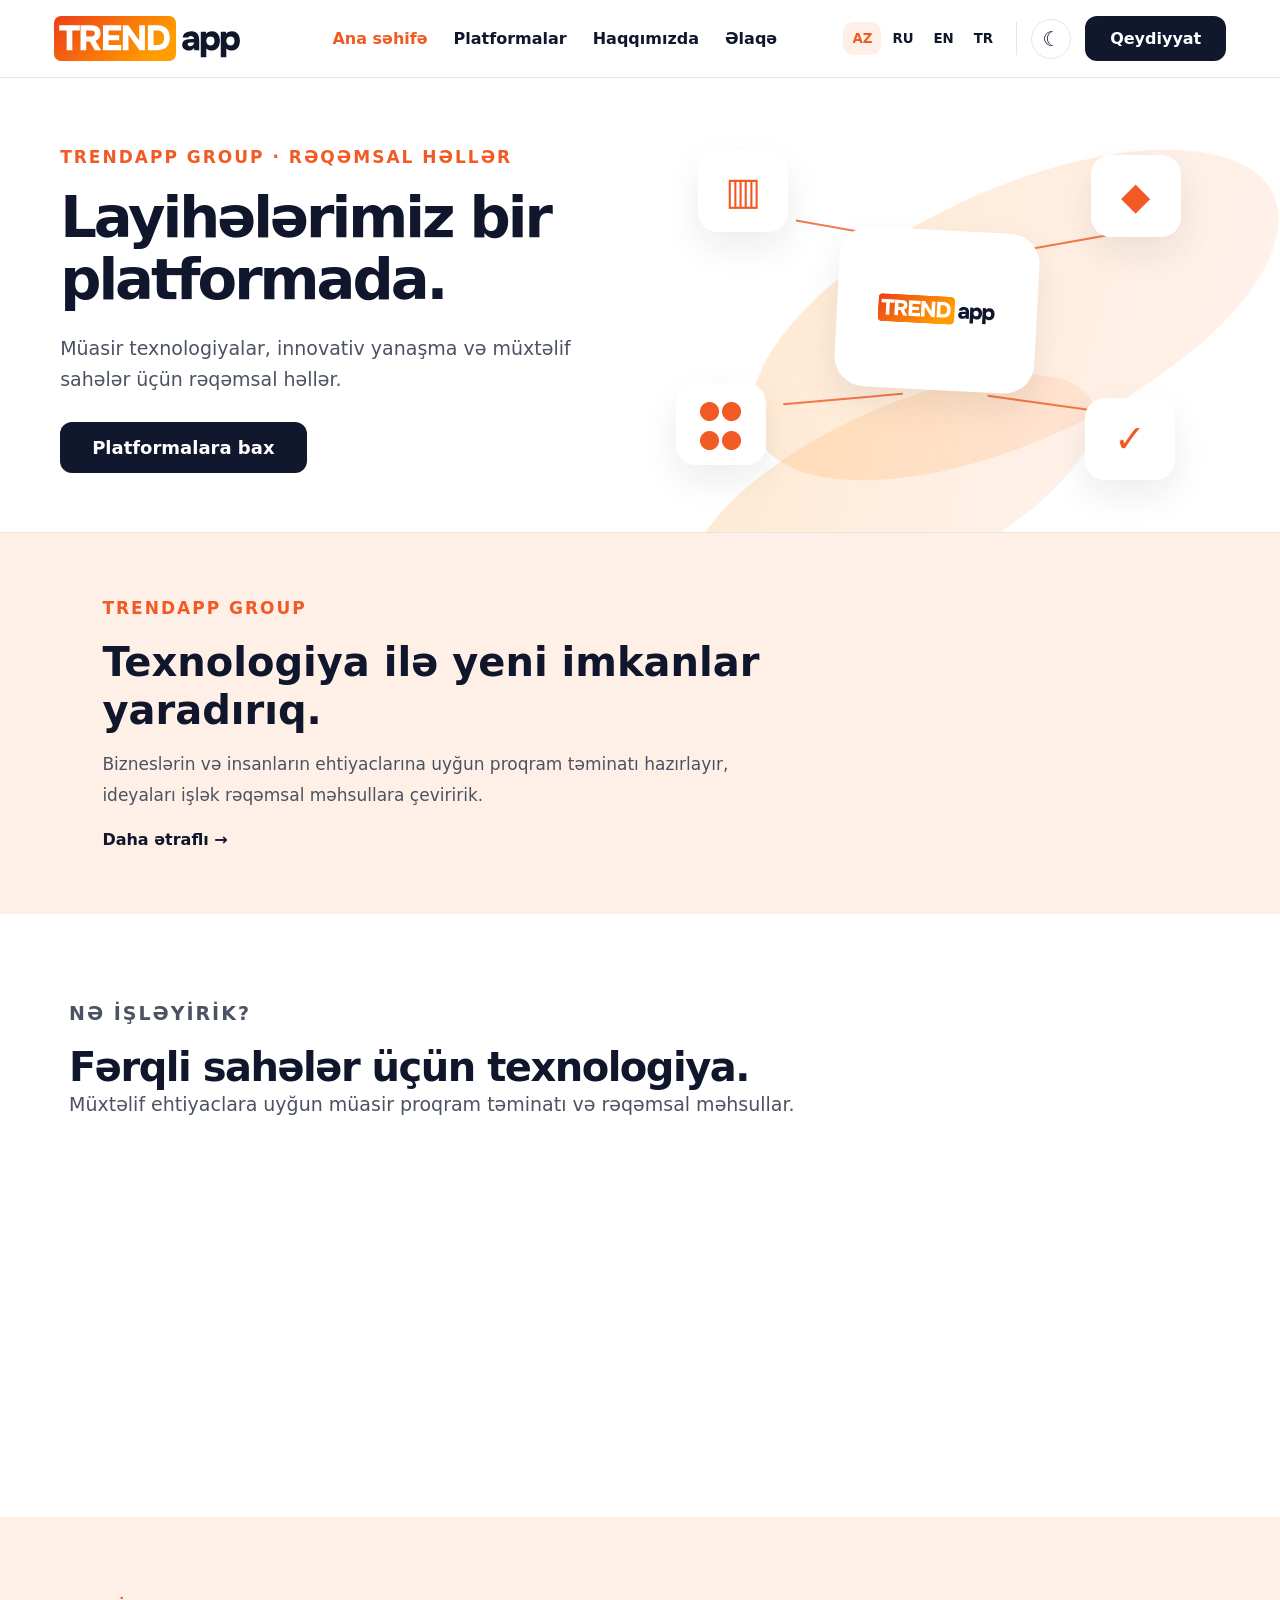
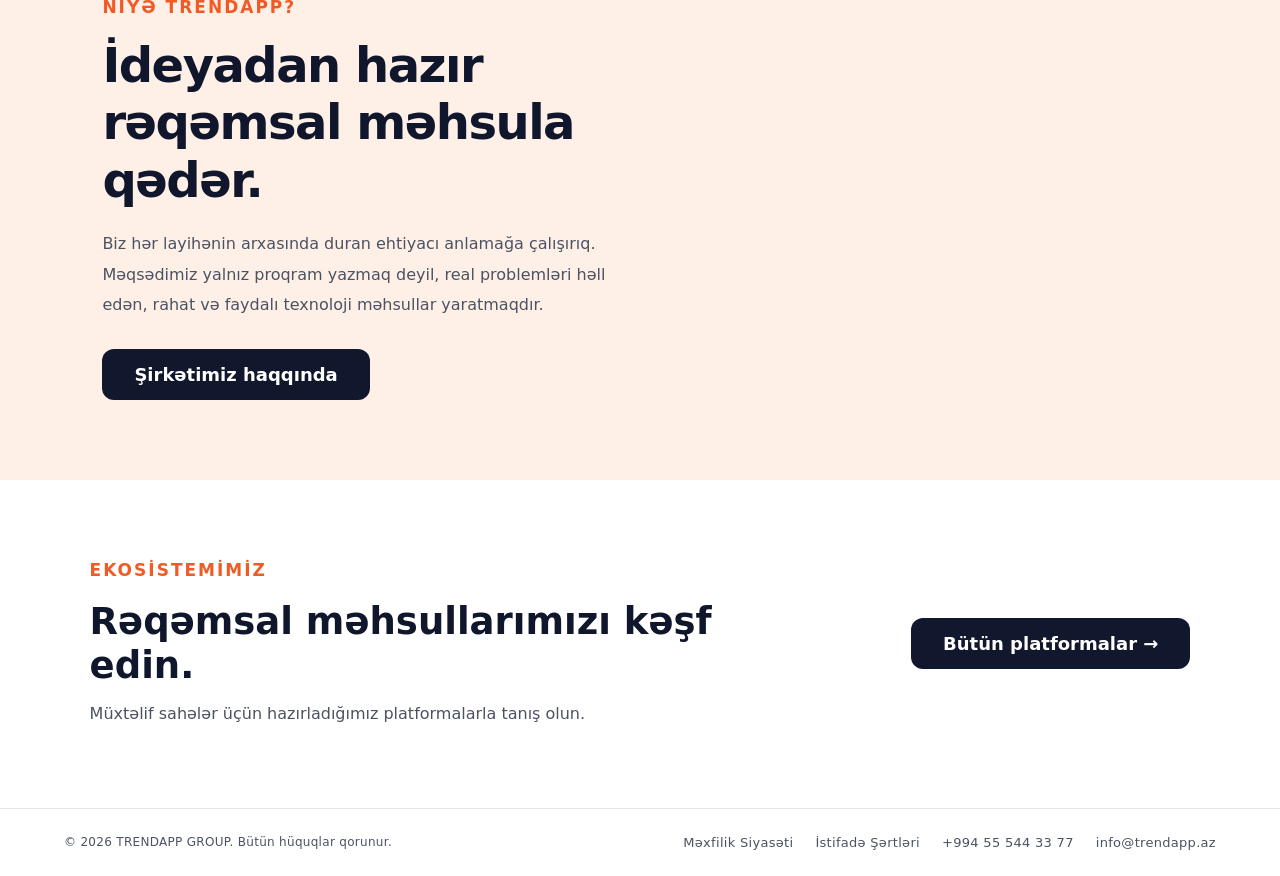
<file: index.html>
<!DOCTYPE html>
<html lang="az">
<head>
    <meta charset="UTF-8">
    <meta name="viewport" content="width=device-width, initial-scale=1.0">

    <title>TrendApp Group — Rəqəmsal həllər</title>
    <meta name="description" content="TrendApp Group — müxtəlif sahələr üçün proqram təminatı, veb platformalar və rəqəmsal məhsullar hazırlayan texnologiya şirkəti.">

    <meta property="og:type" content="website">
    <meta property="og:title" content="TrendApp Group — Rəqəmsal həllər">
    <meta property="og:description" content="Müasir texnologiyalar, innovativ yanaşma və müxtəlif sahələr üçün rəqəmsal həllər.">
    <meta property="og:image" content="https://ventodelsud1.github.io/Trendapp/assets/og-image.png">
    <meta property="og:image:width" content="1200">
    <meta property="og:image:height" content="630">
    <meta name="twitter:card" content="summary_large_image">
    <meta name="theme-color" content="#f15a24">

    <!-- Security: only load files from this site and Google Fonts -->
    <meta http-equiv="Content-Security-Policy" content="default-src 'self'; script-src 'self'; style-src 'self' https://fonts.googleapis.com; font-src https://fonts.gstatic.com; img-src 'self' data:; connect-src 'self'; object-src 'none'; base-uri 'self'; form-action 'self'; upgrade-insecure-requests">
    <meta name="referrer" content="strict-origin-when-cross-origin">

    <link rel="icon" href="assets/favicon.svg" type="image/svg+xml">
    <link rel="icon" href="assets/favicon-32.png" sizes="32x32" type="image/png">
    <link rel="apple-touch-icon" href="assets/apple-touch-icon.png">
    <link rel="manifest" href="site.webmanifest">

    <link rel="preconnect" href="https://fonts.googleapis.com">
    <link rel="preconnect" href="https://fonts.gstatic.com" crossorigin>
    <link href="https://fonts.googleapis.com/css2?family=Onest:wght@400;500;600;700;800&display=swap" rel="stylesheet">
    <link rel="stylesheet" href="style.css">
</head>

<body>
<script src="theme-init.js"></script>

<header class="header">
    <a href="#home" class="logo" aria-label="TrendApp home">
        <img class="logo-img logo-on-light" src="assets/logo.svg" alt="TrendApp" width="188" height="45">
        <img class="logo-img logo-on-dark" src="assets/logo-white.svg" alt="" aria-hidden="true" width="188" height="45">
    </a>

    <nav class="nav" id="nav">
        <a href="#home" data-i18n="navHome">Ana səhifə</a>
        <a href="#platforms" data-i18n="navPlatforms">Platformalar</a>
        <a href="#about" data-i18n="navAbout">Haqqımızda</a>
        <a href="#contact" data-i18n="navContact">Əlaqə</a>
        <a href="https://www.trendapp.az/signup" class="nav-register" data-i18n="contactButton">Qeydiyyat</a>
    </nav>

    <div class="header-right">
        <div class="languages" role="group" aria-label="Language">
            <button type="button" data-lang="az" class="active" aria-pressed="true">AZ</button>
            <button type="button" data-lang="ru" aria-pressed="false">RU</button>
            <button type="button" data-lang="en" aria-pressed="false">EN</button>
            <button type="button" data-lang="tr" aria-pressed="false">TR</button>
        </div>

        <button class="theme-toggle" id="theme-toggle" type="button" aria-label="Switch to dark theme">☾</button>

        <a href="https://www.trendapp.az/signup" class="contact-button" data-i18n="contactButton">Qeydiyyat</a>
    </div>

    <button class="menu-toggle" id="menu-toggle" type="button" aria-label="Open navigation" aria-controls="nav" aria-expanded="false">☰</button>
</header>

<main>

    <!-- HOME PAGE -->
    <section class="page active-page" id="home">

        <section class="hero">
            <div class="hero-content">
                <p class="eyebrow" data-i18n="heroLabel">TRENDAPP GROUP · RƏQƏMSAL HƏLLƏR</p>

                <h1 data-i18n="heroTitle">Layihələrimiz bir platformada.</h1>

                <p class="hero-description" data-i18n="heroText">Müasir texnologiyalar, innovativ yanaşma və müxtəlif sahələr üçün rəqəmsal həllər.</p>

                <a href="#platforms" class="primary-button" data-i18n="heroButton">Platformalara bax</a>
            </div>

            <div class="hero-visual" aria-hidden="true">
                <div class="orange-orbit orbit-one"></div>
                <div class="orange-orbit orbit-two"></div>

                <div class="connection connection-one"></div>
                <div class="connection connection-two"></div>
                <div class="connection connection-three"></div>
                <div class="connection connection-four"></div>

                <div class="floating-icon icon-chart" aria-hidden="true">▥</div>
                <div class="floating-icon icon-cap" aria-hidden="true">◆</div>
                <div class="floating-icon icon-users" aria-hidden="true">●●<br>●●</div>
                <div class="floating-icon icon-check" aria-hidden="true">✓</div>

                <div class="main-logo-card">
                    <img class="logo-img logo-on-light" src="assets/logo.svg" alt="" width="188" height="45">
                    <img class="logo-img logo-on-dark" src="assets/logo-white.svg" alt="" width="188" height="45">
                </div>
            </div>
        </section>

        <section class="home-intro">
            <p class="eyebrow" data-i18n="introLabel">TRENDAPP GROUP</p>

            <h2 data-i18n="introTitle">Texnologiya ilə yeni imkanlar yaradırıq.</h2>

            <p data-i18n="introText">Bizneslərin və insanların ehtiyaclarına uyğun proqram təminatı hazırlayır, ideyaları işlək rəqəmsal məhsullara çeviririk.</p>

            <a href="#about" class="card-link" data-i18n="learnMore">Daha ətraflı →</a>
        </section>

        <!-- COMPANY DIRECTIONS -->
        <section class="directions">
            <div class="section-heading">
                <p class="eyebrow" data-i18n="directionsLabel">NƏ İŞLƏYİRİK?</p>

                <h2 data-i18n="directionsTitle">Fərqli sahələr üçün texnologiya.</h2>

                <p data-i18n="directionsText">Müxtəlif ehtiyaclara uyğun müasir proqram təminatı və rəqəmsal məhsullar.</p>
            </div>

            <div class="directions-grid">
                <article class="direction-card">
                    <span>01</span>
                    <div class="direction-icon" aria-hidden="true">⌘</div>

                    <h3 data-i18n="direction1Title">Proqram təminatı</h3>

                    <p data-i18n="direction1Text">Biznes və təşkilatlar üçün xüsusi proqram təminatının hazırlanması.</p>
                </article>

                <article class="direction-card">
                    <span>02</span>
                    <div class="direction-icon" aria-hidden="true">▦</div>

                    <h3 data-i18n="direction2Title">Veb platformalar</h3>

                    <p data-i18n="direction2Text">Müasir, funksional və istifadəçi dostu veb platformaların yaradılması.</p>
                </article>

                <article class="direction-card">
                    <span>03</span>
                    <div class="direction-icon" aria-hidden="true">✧</div>

                    <h3 data-i18n="direction3Title">Süni intellekt</h3>

                    <p data-i18n="direction3Text">Süni intellekt texnologiyalarının rəqəmsal məhsullara inteqrasiyası.</p>
                </article>

                <article class="direction-card">
                    <span>04</span>
                    <div class="direction-icon" aria-hidden="true">◎</div>

                    <h3 data-i18n="direction4Title">Rəqəmsal sistemlər</h3>

                    <p data-i18n="direction4Text">İş proseslərini asanlaşdıran və optimallaşdıran sistemlər.</p>
                </article>
            </div>
        </section>

        <!-- WHY TRENDAPP -->
        <section class="why-section">
            <div class="why-content">
                <p class="eyebrow" data-i18n="whyLabel">NİYƏ TRENDAPP?</p>

                <h2 data-i18n="whyTitle">İdeyadan hazır rəqəmsal məhsula qədər.</h2>

                <p data-i18n="whyText">Biz hər layihənin arxasında duran ehtiyacı anlamağa çalışırıq. Məqsədimiz yalnız proqram yazmaq deyil, real problemləri həll edən, rahat və faydalı texnoloji məhsullar yaratmaqdır.</p>

                <a href="#about" class="primary-button" data-i18n="whyButton">Şirkətimiz haqqında</a>
            </div>

            <div class="why-points">
                <div><span aria-hidden="true">✓</span><p data-i18n="why1">Müasir texnologiyalardan istifadə</p></div>
                <div><span aria-hidden="true">✓</span><p data-i18n="why2">Layihəyə uyğun fərdi yanaşma</p></div>
                <div><span aria-hidden="true">✓</span><p data-i18n="why3">İstifadəçi təcrübəsinə diqqət</p></div>
                <div><span aria-hidden="true">✓</span><p data-i18n="why4">Davamlı inkişaf və yenilənmə</p></div>
            </div>
        </section>

        <!-- HOME PLATFORM PREVIEW -->
        <section class="home-platforms">
            <div>
                <p class="eyebrow" data-i18n="previewLabel">EKOSİSTEMİMİZ</p>

                <h2 data-i18n="previewTitle">Rəqəmsal məhsullarımızı kəşf edin.</h2>

                <p data-i18n="previewText">Müxtəlif sahələr üçün hazırladığımız platformalarla tanış olun.</p>
            </div>

            <a href="#platforms" class="primary-button" data-i18n="previewButton">Bütün platformalar →</a>
        </section>

    </section>

    <!-- PLATFORMS PAGE -->
    <section class="page" id="platforms">

        <div class="page-heading">
            <p class="eyebrow" data-i18n="platformLabel">MƏHSULLARIMIZ</p>

            <h1 data-i18n="platformTitle">Rəqəmsal platformalarımız</h1>

            <p data-i18n="platformSubtitle">Fərqli ehtiyaclar və sahələr üçün hazırlanmış texnoloji həllər.</p>
        </div>

        <div class="platform-grid">

            <!-- ACTIVE PLATFORM -->
            <article class="platform-card active-card">
                <span class="status" data-i18n="activePlatform">AKTİV PLATFORMA</span>

                <div class="platform-info">
                    <div class="platform-icon chart-icon" aria-hidden="true">▥</div>

                    <div>
                        <h3>TrendApp</h3>

                        <p data-i18n="trendShort">Kompetensiya, koqnitiv qabiliyyət və dil qiymətləndirmə platforması.</p>
                    </div>
                </div>

                <div class="dashboard" aria-hidden="true">
                    <div class="dashboard-sidebar">
                        <i></i><i></i><i></i><i></i>
                    </div>

                    <div class="bars">
                        <span></span><span></span><span></span>
                        <span></span><span></span><span></span>
                    </div>

                    <div class="score">85</div>
                    <div class="score">92</div>
                </div>

                <a href="https://www.trendapp.az/" target="_blank" rel="noopener" class="card-link">
                    <span data-i18n="openPlatform">Platformaya keç</span> →
                </a>
            </article>

            <!-- UPCOMING PLATFORM -->
            <article class="platform-card coming-card">
                <div class="platform-info">
                    <div class="platform-icon layers-icon" aria-hidden="true">◇</div>

                    <div>
                        <h3 data-i18n="newPlatform">Yeni platforma</h3>

                        <p data-i18n="newPlatformText">Yeni rəqəmsal layihəmiz üzərində işləyirik.</p>
                    </div>
                </div>

                <div class="layers-art" aria-hidden="true">
                    <div></div><div></div><div></div>
                </div>

                <span class="coming-soon" data-i18n="comingSoon">Tezliklə</span>
            </article>

        </div>

        <div class="platform-description">
            <p class="eyebrow">TRENDAPP</p>

            <h2 data-i18n="trendTitle">İnsan potensialını ölçmək üçün texnologiya.</h2>

            <p data-i18n="trendDescription">TrendApp namizədlərin və əməkdaşların peşəkar uyğunluğunu daha obyektiv qiymətləndirmək üçün hazırlanmış rəqəmsal platformadır. Sistem kompetensiya qiymətləndirməsi, koqnitiv qabiliyyət testləri və dil bacarıqlarının yoxlanılmasını bir məkanda birləşdirir. Kamera nəzarətli testlər və süni intellekt dəstəyi ilə hazırlanmış hesabatlar istifadəçilərə və şirkətlərə daha əsaslandırılmış qərarlar verməyə kömək edir.</p>

            <a href="https://www.trendapp.az/" target="_blank" rel="noopener" class="primary-button" data-i18n="visitTrend">TrendApp platformasına daxil ol</a>
        </div>

    </section>

    <!-- ABOUT PAGE -->
    <section class="page" id="about">

        <div class="page-heading">
            <p class="eyebrow" data-i18n="aboutLabel">HAQQIMIZDA</p>

            <h1 data-i18n="aboutTitle">Biz kimik?</h1>

            <p data-i18n="aboutSubtitle">İdeyaları rəqəmsal məhsullara çevirən gənc texnologiya şirkəti.</p>
        </div>

        <div class="about-content">
            <div class="about-main">
                <h2 data-i18n="aboutHeading">Gələcəyin rəqəmsal həllərini bu gündən yaradırıq.</h2>

                <p data-i18n="aboutText1">TrendApp müxtəlif sahələr üçün proqram təminatı və rəqəmsal məhsullar hazırlayan gənc texnologiya şirkətidir. Məqsədimiz real ehtiyacları anlamaq, innovativ ideyaları işlək texnoloji həllərə çevirmək və istifadəçilərin gündəlik işini asanlaşdırmaqdır.</p>

                <p data-i18n="aboutText2">Biz hər layihəyə fərdi yanaşırıq. Biznes, təhsil, insan resursları və digər sahələr üçün müasir veb platformalar, idarəetmə sistemləri və xüsusi proqram təminatı üzərində işləyirik.</p>

                <p data-i18n="aboutText3">Bizim üçün texnologiya sadəcə kod deyil. O, problemləri həll etmək, prosesləri optimallaşdırmaq və yeni imkanlar yaratmaq vasitəsidir. Buna görə də dizayn, funksionallıq, təhlükəsizlik və istifadə rahatlığını hər layihənin əsas hissəsi hesab edirik.</p>
            </div>

            <div class="about-values">
                <article>
                    <span>01</span>
                    <h3 data-i18n="value1Title">İnnovasiya</h3>
                    <p data-i18n="value1Text">Yeni ideyalar və müasir texnologiyalarla inkişaf.</p>
                </article>

                <article>
                    <span>02</span>
                    <h3 data-i18n="value2Title">Fərdi yanaşma</h3>
                    <p data-i18n="value2Text">Hər layihənin ehtiyaclarına uyğun həllər.</p>
                </article>

                <article>
                    <span>03</span>
                    <h3 data-i18n="value3Title">Keyfiyyət</h3>
                    <p data-i18n="value3Text">Etibarlı, rahat və funksional məhsullar.</p>
                </article>
            </div>
        </div>

    </section>

    <!-- CONTACT PAGE -->
    <section class="page" id="contact">

        <div class="page-heading">
            <p class="eyebrow" data-i18n="contactLabel">ƏLAQƏ</p>

            <h1 data-i18n="contactTitle">Gəlin birlikdə işləyək.</h1>

            <p data-i18n="contactSubtitle">Sualınız, layihə ideyanız və ya əməkdaşlıq təklifiniz var? Bizimlə əlaqə saxlayın.</p>
        </div>

        <div class="contact-grid">
            <a href="tel:+994555443377" class="contact-card contact-card--accent">
                <span class="contact-icon" aria-hidden="true">☎</span>
                <h3 data-i18n="phoneLabel">Telefon</h3>
                <p class="contact-hint" data-i18n="phoneHint">Sualınız var? Birbaşa zəng edin.</p>
                <span class="contact-value">+994 55 544 33 77</span>
            </a>

            <a href="mailto:info@trendapp.az" class="contact-card">
                <span class="contact-icon" aria-hidden="true">✉</span>
                <h3 data-i18n="supportEmail">Dəstək</h3>
                <p class="contact-hint" data-i18n="supportHint">Platforma ilə bağlı suallar və texniki problemlər.</p>
                <span class="contact-value">info@trendapp.az</span>
            </a>

            <a href="mailto:trendapp2026@gmail.com" class="contact-card">
                <span class="contact-icon" aria-hidden="true">✦</span>
                <h3 data-i18n="offersEmail">Təkliflər və əməkdaşlıq</h3>
                <p class="contact-hint" data-i18n="offersHint">Layihə ideyaları, tərəfdaşlıq və biznes təklifləri.</p>
                <span class="contact-value">trendapp2026@gmail.com</span>
            </a>
        </div>

        <div class="contact-note">
            <div>
                <h2 data-i18n="contactNoteTitle">Yeni ideyanız var?</h2>

                <p data-i18n="contactNoteText">Layihəniz haqqında bizə yazın. İdeyanızı müzakirə etmək və uyğun texnoloji həll tapmaqdan məmnun olarıq.</p>
            </div>

            <div class="contact-note-actions">
                <a href="mailto:trendapp2026@gmail.com" class="primary-button" data-i18n="noteButton">Təklif göndər</a>
                <a href="tel:+994555443377" class="secondary-button" data-i18n="callButton">Zəng et</a>
            </div>
        </div>

    </section>

</main>


<footer class="footer">
    <div class="footer-bottom">
        <span>© <span id="year"></span> TRENDAPP GROUP. <span data-i18n="copyright">Bütün hüquqlar qorunur.</span></span>

        <div class="footer-legal">
            <a href="privacy.html" data-i18n="privacyLink">Məxfilik Siyasəti</a>
            <a href="terms.html" data-i18n="termsLink">İstifadə Şərtləri</a>
            <a href="tel:+994555443377">+994 55 544 33 77</a>
            <a href="mailto:info@trendapp.az">info@trendapp.az</a>
        </div>
    </div>
</footer>


<script src="script.js"></script>
</body>
</html>
</file>
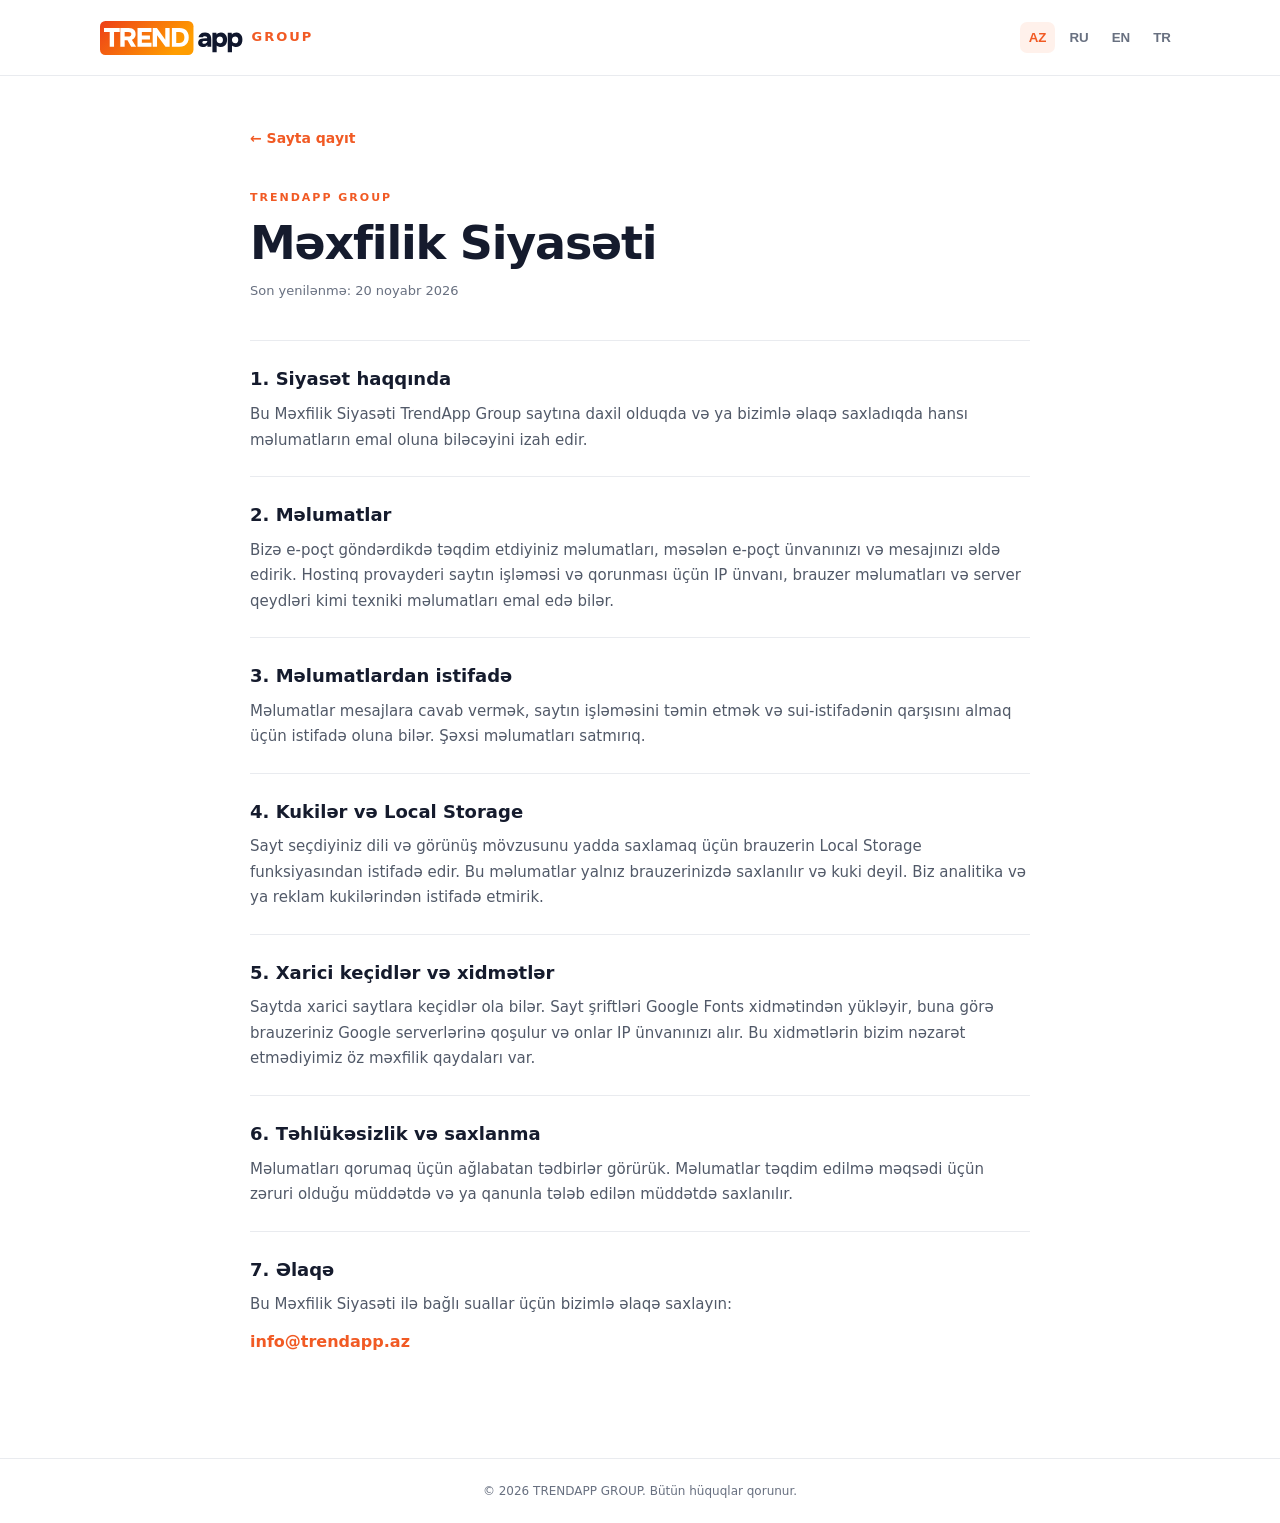
<file: privacy.html>
<!DOCTYPE html>
<html lang="en">
<head>
  <meta charset="UTF-8">
  <meta name="viewport" content="width=device-width, initial-scale=1">
  <meta name="description" content="Privacy Policy of TrendApp Group.">
  <title>Privacy Policy | TrendApp Group</title>
  <link rel="icon" href="assets/favicon.svg" type="image/svg+xml">
  <link rel="icon" href="assets/favicon-32.png" sizes="32x32" type="image/png">
  <link rel="apple-touch-icon" href="assets/apple-touch-icon.png">
  <meta http-equiv="Content-Security-Policy" content="default-src 'self'; script-src 'self'; style-src 'self' https://fonts.googleapis.com; font-src https://fonts.gstatic.com; img-src 'self' data:; connect-src 'self'; object-src 'none'; base-uri 'self'; form-action 'self'; upgrade-insecure-requests">
  <meta name="referrer" content="strict-origin-when-cross-origin">
  <link rel="preconnect" href="https://fonts.googleapis.com">
  <link rel="preconnect" href="https://fonts.gstatic.com" crossorigin>
  <link href="https://fonts.googleapis.com/css2?family=Onest:wght@400;500;600;700;800&display=swap" rel="stylesheet">
  <link rel="stylesheet" href="legal.css">
  <script src="legal.js" defer></script>
</head>
<body>
  <script src="theme-init.js"></script>
  <header class="topbar">
    <a class="logo" href="index.html" aria-label="TrendApp Group">
      <img class="logo-img logo-on-light" src="assets/logo.svg" alt="TrendApp" width="188" height="45">
      <img class="logo-img logo-on-dark" src="assets/logo-white.svg" alt="" aria-hidden="true" width="188" height="45">
      <span>GROUP</span>
    </a>
    <div class="languages" role="group" aria-label="Select language">
      <button type="button" data-lang="az">AZ</button>
      <button type="button" data-lang="ru">RU</button>
      <button type="button" data-lang="en">EN</button>
      <button type="button" data-lang="tr">TR</button>
    </div>
  </header>

  <main class="container">
    <a class="back" href="index.html" data-i18n="back">← Back to website</a>
    <div class="eyebrow">TRENDAPP GROUP</div>
    <h1 data-i18n="privacyTitle">Privacy Policy</h1>
    <p class="updated" data-i18n="updated">Last updated: November 20, 2026</p>

    <section>
      <h2 data-i18n="p1Title">1. About this policy</h2>
      <p data-i18n="p1">This Privacy Policy explains what information may be handled when you visit the TrendApp Group website or contact us.</p>
    </section>
    <section>
      <h2 data-i18n="p2Title">2. Information</h2>
      <p data-i18n="p2">If you contact us by email, we receive the information you choose to provide, such as your email address and message. Our hosting provider may process technical information, such as IP address, browser details and server logs, to operate and protect the website.</p>
    </section>
    <section>
      <h2 data-i18n="p3Title">3. How information is used</h2>
      <p data-i18n="p3">Information may be used to reply to messages, maintain the website and help protect it from misuse. We do not sell personal information.</p>
    </section>
    <section>
      <h2 data-i18n="p4Title">4. Cookies and local storage</h2>
      <p data-i18n="p4">The website uses browser local storage to remember settings such as language and display theme. Local storage is saved in your browser and is different from cookies. The code provided for this website does not show an analytics or advertising cookie tool. Hosting services and external resources may still process technical connection data.</p>
    </section>
    <section>
      <h2 data-i18n="p5Title">5. External links and services</h2>
      <p data-i18n="p5">The website may link to external websites or use external resources. Those services have their own privacy practices, which we do not control. Please check their policies when using them.</p>
    </section>
    <section>
      <h2 data-i18n="p6Title">6. Security and retention</h2>
      <p data-i18n="p6">We take reasonable steps to protect information. Information is kept only for as long as reasonably needed for the purpose for which it was provided or as required by applicable law.</p>
    </section>
    <section>
      <h2 data-i18n="p7Title">7. Contact</h2>
      <p data-i18n="p7">For questions about this Privacy Policy, contact:</p>
      <a class="email" href="mailto:info@trendapp.az">info@trendapp.az</a>
    </section>
  </main>

  <footer class="footer">© <span id="year"></span> TRENDAPP GROUP. <span data-i18n="rights">All rights reserved.</span></footer>
</body>
</html>
</file>
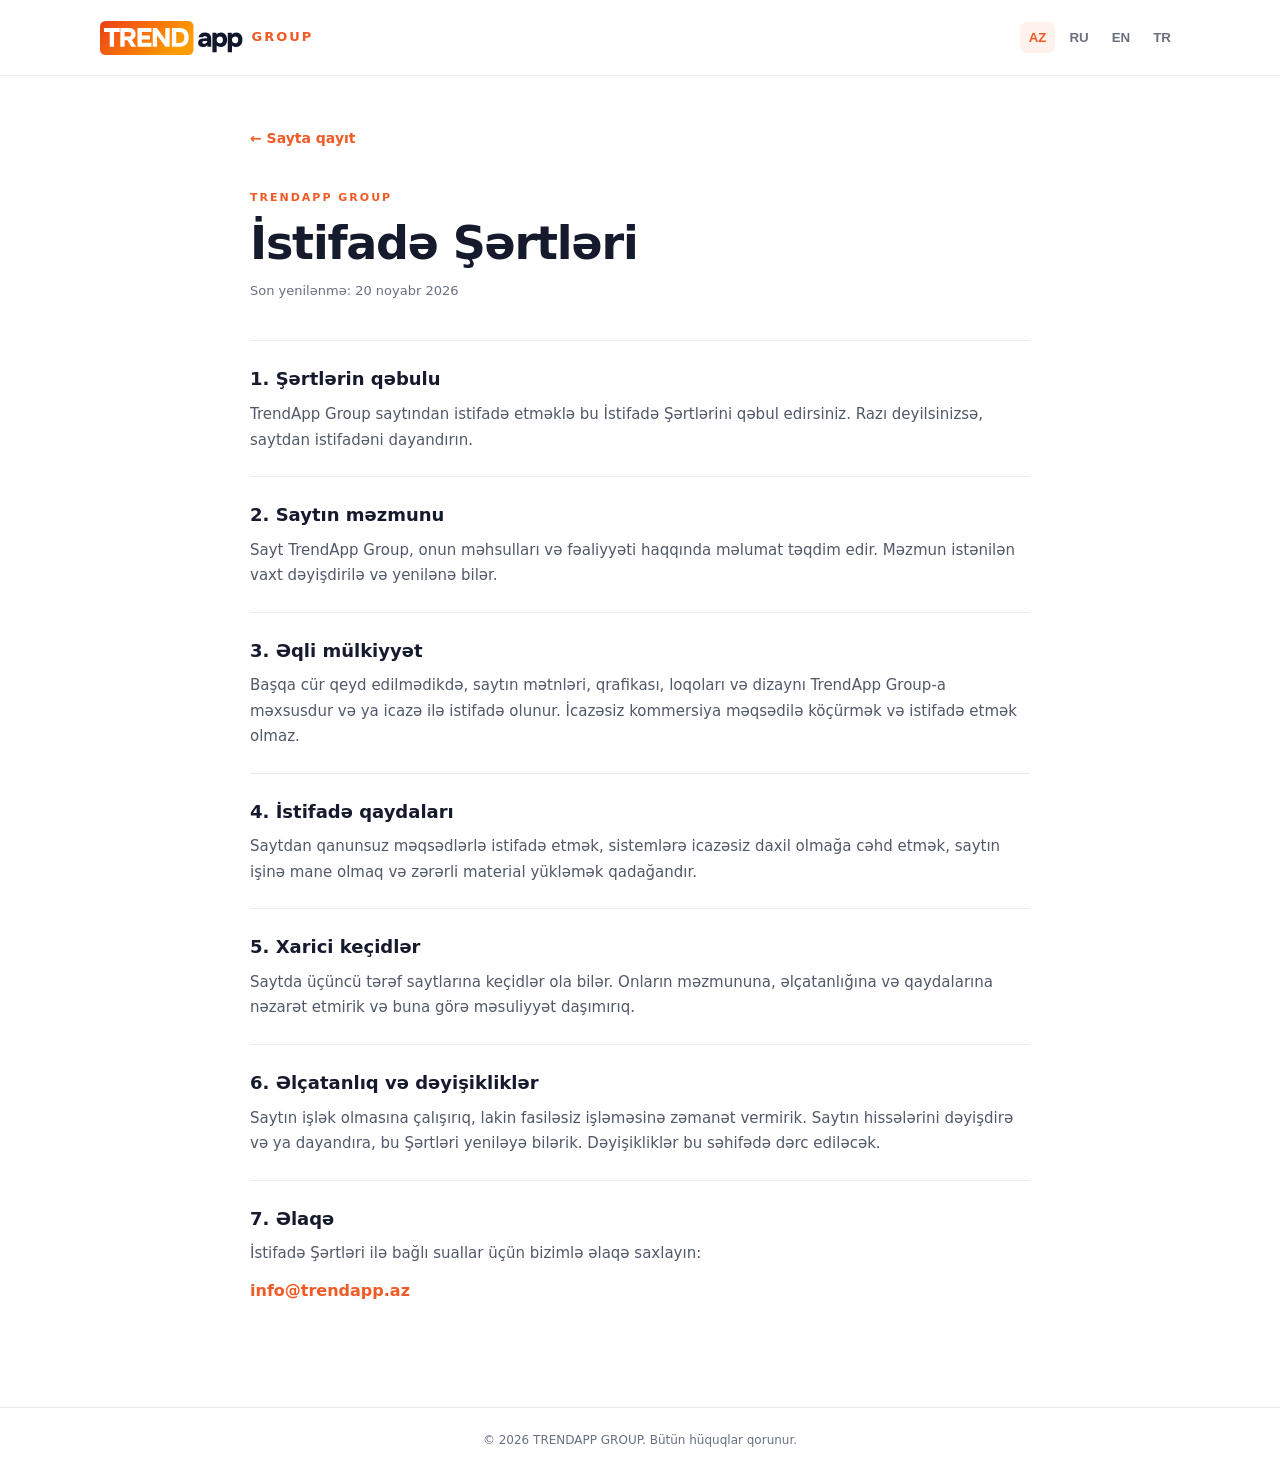
<file: terms.html>
<!DOCTYPE html>
<html lang="en">
<head>
  <meta charset="UTF-8">
  <meta name="viewport" content="width=device-width, initial-scale=1">
  <meta name="description" content="Terms of Use of TrendApp Group.">
  <title>Terms of Use | TrendApp Group</title>
  <link rel="icon" href="assets/favicon.svg" type="image/svg+xml">
  <link rel="icon" href="assets/favicon-32.png" sizes="32x32" type="image/png">
  <link rel="apple-touch-icon" href="assets/apple-touch-icon.png">
  <meta http-equiv="Content-Security-Policy" content="default-src 'self'; script-src 'self'; style-src 'self' https://fonts.googleapis.com; font-src https://fonts.gstatic.com; img-src 'self' data:; connect-src 'self'; object-src 'none'; base-uri 'self'; form-action 'self'; upgrade-insecure-requests">
  <meta name="referrer" content="strict-origin-when-cross-origin">
  <link rel="preconnect" href="https://fonts.googleapis.com">
  <link rel="preconnect" href="https://fonts.gstatic.com" crossorigin>
  <link href="https://fonts.googleapis.com/css2?family=Onest:wght@400;500;600;700;800&display=swap" rel="stylesheet">
  <link rel="stylesheet" href="legal.css">
  <script src="legal.js" defer></script>
</head>
<body>
  <script src="theme-init.js"></script>
  <header class="topbar">
    <a class="logo" href="index.html" aria-label="TrendApp Group">
      <img class="logo-img logo-on-light" src="assets/logo.svg" alt="TrendApp" width="188" height="45">
      <img class="logo-img logo-on-dark" src="assets/logo-white.svg" alt="" aria-hidden="true" width="188" height="45">
      <span>GROUP</span>
    </a>
    <div class="languages" role="group" aria-label="Select language">
      <button type="button" data-lang="az">AZ</button>
      <button type="button" data-lang="ru">RU</button>
      <button type="button" data-lang="en">EN</button>
      <button type="button" data-lang="tr">TR</button>
    </div>
  </header>

  <main class="container">
    <a class="back" href="index.html" data-i18n="back">← Back to website</a>
    <div class="eyebrow">TRENDAPP GROUP</div>
    <h1 data-i18n="termsTitle">Terms of Use</h1>
    <p class="updated" data-i18n="updated">Last updated: November 20, 2026</p>

    <section>
      <h2 data-i18n="t1Title">1. Acceptance</h2>
      <p data-i18n="t1">By using the TrendApp Group website, you agree to these Terms of Use. If you do not agree, please stop using the website.</p>
    </section>
    <section>
      <h2 data-i18n="t2Title">2. Website content</h2>
      <p data-i18n="t2">The website provides information about TrendApp Group, its products and activities. Content may be changed or updated at any time.</p>
    </section>
    <section>
      <h2 data-i18n="t3Title">3. Intellectual property</h2>
      <p data-i18n="t3">Unless stated otherwise, website text, graphics, logos and design belong to TrendApp Group or are used with permission. Do not copy or use them commercially without permission.</p>
    </section>
    <section>
      <h2 data-i18n="t4Title">4. Acceptable use</h2>
      <p data-i18n="t4">You must not use the website for unlawful purposes, try to access systems without permission, disrupt the website or upload harmful content.</p>
    </section>
    <section>
      <h2 data-i18n="t5Title">5. External links</h2>
      <p data-i18n="t5">The website may link to third-party websites. We do not control and are not responsible for their content, availability or policies.</p>
    </section>
    <section>
      <h2 data-i18n="t6Title">6. Availability and changes</h2>
      <p data-i18n="t6">We try to keep the website available, but uninterrupted access is not guaranteed. We may change or suspend parts of the website and update these Terms. Changes will be posted on this page.</p>
    </section>
    <section>
      <h2 data-i18n="t7Title">7. Contact</h2>
      <p data-i18n="t7">If you have questions about these Terms of Use, contact:</p>
      <a class="email" href="mailto:info@trendapp.az">info@trendapp.az</a>
    </section>
  </main>

  <footer class="footer">© <span id="year"></span> TRENDAPP GROUP. <span data-i18n="rights">All rights reserved.</span></footer>
</body>
</html>
</file>
<file: style.css>
:root {
    --bg: #ffffff;
    --surface: #ffffff;
    --text: #10172d;
    --muted: #4b5262;
    --border: #e5e5e5;
    --orange: #f15a24;
    --orange-light: #fff0e7;
    --header: rgba(255,255,255,0.94);
    --shadow: 0 15px 35px rgba(30, 30, 30, 0.08);
}
body.dark-theme {
    --bg: #11151f;
    --surface: #1b2230;
    --text: #f4f5f8;
    --muted: #b6bdca;
    --border: #303949;
    --orange: #ff7946;
    --orange-light: #38271f;
    --header: rgba(17,21,31,0.95);
    --shadow: 0 15px 35px rgba(0,0,0,0.22);
}
* {
    margin: 0;
    padding: 0;
    box-sizing: border-box;
}
html {
    scroll-behavior: smooth;
}
body {
    font-family: 'Onest', system-ui, -apple-system, 'Segoe UI', Arial, sans-serif;
    background: var(--bg);
    color: var(--text);
    transition: background .3s, color .3s;
}
a {
    color: inherit;
    text-decoration: none;
}
button {
    font-family: inherit;
}
/* HEADER */
.header {
    height: 78px;
    padding: 0 4.2%;
    display: flex;
    align-items: center;
    justify-content: space-between;
    background: var(--header);
    border-bottom: 1px solid var(--border);
    position: sticky;
    top: 0;
    z-index: 100;
    backdrop-filter: blur(15px);
}
.logo {
    display: inline-flex;
    align-items: center;
    font-size: 35px;
    font-weight: 800;
    letter-spacing: -2px;
}
.logo-img {
    display: block;
    height: 1.275em;
    width: auto;
}
.logo-on-dark,
body.dark-theme .logo-on-light {
    display: none;
}
body.dark-theme .logo-on-dark {
    display: block;
}
.nav {
    display: flex;
    gap: 45px;
    margin-left: 35px;
}
.nav a {
    font-weight: 700;
    font-size: 16px;
    white-space: nowrap;
}
.nav a:hover {
    color: var(--orange);
}
.nav a.active-link {
    color: var(--orange);
}
.nav-register {
    display: none;
}
.header-right {
    display: flex;
    align-items: center;
    gap: 20px;
}
.languages {
    display: flex;
    gap: 8px;
    border-right: 1px solid var(--border);
    padding-right: 20px;
}
.languages button {
    border: 0;
    background: transparent;
    color: var(--text);
    padding: 9px 12px;
    border-radius: 10px;
    font-weight: 800;
    cursor: pointer;
}
.languages button.active {
    color: var(--orange);
    background: var(--orange-light);
}
.theme-toggle {
    width: 40px;
    height: 40px;
    border-radius: 50%;
    border: 1px solid var(--border);
    color: var(--text);
    background: var(--surface);
    font-size: 20px;
    cursor: pointer;
}
.contact-button,
.primary-button {
    background: #11182d;
    color: white;
    padding: 13px 25px;
    border-radius: 12px;
    font-weight: 800;
    display: inline-block;
    transition: .25s;
}
.contact-button:hover,
.primary-button:hover {
    background: var(--orange);
    transform: translateY(-2px);
}
.menu-toggle {
    display: none;
    border: 0;
    background: transparent;
    color: var(--text);
    font-size: 25px;
}
/* HERO */
.hero {
    min-height: 455px;
    padding: 55px 4.7% 45px;
    display: grid;
    grid-template-columns: 1fr 1fr;
    align-items: center;
    gap: 25px;
    border-bottom: 1px solid var(--border);
    overflow: hidden;
}
.eyebrow {
    color: var(--orange);
    font-size: 17px;
    font-weight: 800;
    letter-spacing: 2px;
    margin-bottom: 20px;
}
.hero h1 {
    font-size: clamp(42px, 4.5vw, 67px);
    line-height: 1.08;
    letter-spacing: -3px;
    font-weight: 800;
}
.hero-description {
    color: var(--muted);
    font-size: 19px;
    line-height: 1.6;
    max-width: 570px;
    margin: 22px 0 28px;
}
.primary-button {
    font-size: 18px;
    padding: 15px 32px;
}
/* HERO ILLUSTRATION */
.hero-visual {
    min-height: 340px;
    position: relative;
    display: flex;
    align-items: center;
    justify-content: center;
}
.orange-orbit {
    position: absolute;
    border-radius: 50%;
    background: linear-gradient(130deg, rgba(255,178,91,.28), rgba(255,91,34,.08));
    transform: rotate(-25deg);
}
.orbit-one {
    width: 570px;
    height: 250px;
    right: -80px;
    top: 50px;
}
.orbit-two {
    width: 440px;
    height: 170px;
    left: 20px;
    bottom: -100px;
}
.main-logo-card {
    width: 200px;
    height: 160px;
    border-radius: 30px;
    background: var(--surface);
    box-shadow: var(--shadow);
    display: flex;
    justify-content: center;
    align-items: center;
    font-size: 25px;
    font-weight: 800;
    z-index: 2;
    transform: rotate(3deg);
}
.main-logo-card {
    font-size: 22px;
}
.floating-icon {
    width: 90px;
    height: 82px;
    position: absolute;
    z-index: 3;
    border-radius: 20px;
    background: var(--surface);
    box-shadow: var(--shadow);
    color: var(--orange);
    display: flex;
    justify-content: center;
    align-items: center;
    font-size: 38px;
    font-weight: 800;
}
.icon-chart { top: 10px; left: 8%; }
.icon-cap { top: 15px; right: 7%; }
.icon-users { bottom: 15px; left: 4%; font-size: 25px; }
.icon-check { bottom: 0; right: 8%; }
.connection {
    height: 2px;
    width: 120px;
    background: var(--orange);
    position: absolute;
    opacity: .8;
}
.connection-one { top: 90px; left: 25%; transform: rotate(10deg); }
.connection-two { top: 105px; right: 20%; transform: rotate(-10deg); }
.connection-three { bottom: 80px; left: 23%; transform: rotate(-5deg); }
.connection-four { bottom: 75px; right: 20%; transform: rotate(8deg); }
/* PLATFORMS */
.platforms {
    padding: 28px 3.7% 60px;
}
.section-heading {
    margin: 0 5px 30px;
}
.section-heading h2 {
    font-size: 40px;
    letter-spacing: -1.5px;
}
.section-heading p {
    color: var(--muted);
    font-size: 19px;
    margin-top: 3px;
}
.platform-grid {
    display: grid;
    grid-template-columns: repeat(2, minmax(0, 1fr));
    gap: 20px;
    max-width: 1000px;
    margin: 0 auto;
    align-items: stretch;
}
.platform-card {
    min-height: 345px;
    position: relative;
    overflow: hidden;
    padding: 35px 30px 25px;
    background: var(--surface);
    border: 1.5px solid var(--border);
    border-radius: 17px;
    transition: .25s;
}
.platform-card:hover {
    transform: translateY(-5px);
    box-shadow: var(--shadow);
}
.active-card {
    border: 2px solid #ed8a42;
}
.status {
    display: inline-block;
    color: white;
    background: linear-gradient(90deg, #f5a51a, #f0441c);
    border-radius: 30px;
    padding: 6px 16px;
    font-size: 12px;
    font-weight: 800;
    margin-bottom: 12px;
}
.platform-info {
    display: flex;
    gap: 17px;
    align-items: flex-start;
    position: relative;
    z-index: 2;
}
.platform-icon {
    width: 62px;
    height: 62px;
    flex-shrink: 0;
    display: flex;
    align-items: center;
    justify-content: center;
    border-radius: 16px;
    background: var(--orange-light);
    color: var(--orange);
    font-size: 35px;
    font-weight: 800;
}
.platform-info h3 {
    font-size: 26px;
    letter-spacing: -1px;
    line-height: 1.2;
}
.platform-info p {
    color: var(--muted);
    font-size: 15px;
    line-height: 1.5;
    margin-top: 3px;
}
.dashboard {
    height: 105px;
    margin: 15px 0 10px;
    padding: 12px;
    display: flex;
    align-items: end;
    gap: 13px;
    background: var(--bg);
    border: 1px solid var(--border);
    border-radius: 13px;
    box-shadow: var(--shadow);
}
.dashboard-sidebar {
    width: 65px;
    display: flex;
    flex-direction: column;
    gap: 8px;
}
.dashboard-sidebar i {
    height: 6px;
    border-radius: 5px;
    background: var(--border);
}
.dashboard-sidebar i:nth-child(3) {
    background: var(--orange);
}
.bars {
    display: flex;
    align-items: end;
    gap: 5px;
    height: 70px;
    flex: 1;
}
.bars span {
    flex: 1;
    border-radius: 5px 5px 0 0;
    background: linear-gradient(#ff9b24, #ed421c);
}
.bars span:nth-child(1) { height: 20%; }
.bars span:nth-child(2) { height: 35%; }
.bars span:nth-child(3) { height: 50%; }
.bars span:nth-child(4) { height: 70%; }
.bars span:nth-child(5) { height: 85%; }
.bars span:nth-child(6) { height: 100%; }
.score {
    border: 4px solid #f29b28;
    border-radius: 50%;
    width: 43px;
    height: 43px;
    display: flex;
    align-items: center;
    justify-content: center;
    font-size: 12px;
    font-weight: 800;
}
.card-link {
    display: inline-block;
    position: relative;
    z-index: 3;
    font-weight: 800;
    margin-top: 8px;
}
.card-link span {
    color: var(--orange);
    font-size: 24px;
    margin-left: 5px;
}
.coming-card,
.contact-card {
    padding-top: 50px;
}
.layers-art {
    position: relative;
    height: 120px;
    width: 180px;
    margin: 20px auto 5px;
}
.layers-art div {
    width: 150px;
    height: 55px;
    position: absolute;
    left: 15px;
    transform: rotate(30deg) skew(-25deg);
    border-radius: 8px;
    background: linear-gradient(120deg, #ffb52b, #f0441c);
    box-shadow: 0 10px 15px rgba(240,80,20,.15);
}
.layers-art div:nth-child(1) { top: 0; }
.layers-art div:nth-child(2) { top: 25px; opacity: .65; }
.layers-art div:nth-child(3) { top: 50px; opacity: .35; }
.coming-soon {
    display: block;
    width: max-content;
    margin: 0 auto;
    color: var(--orange);
    border: 1.5px solid var(--orange);
    border-radius: 25px;
    padding: 5px 17px;
    font-weight: 700;
}
.contact-card {
    display: flex;
    flex-direction: column;
}
.plus-icon {
    border: 2px solid var(--orange);
    background: transparent;
}
.wave-art {
    height: 125px;
    margin-top: auto;
    background:
        radial-gradient(ellipse at 20% 100%, rgba(255,172,104,.35), transparent 65%),
        radial-gradient(ellipse at 80% 100%, rgba(255,115,65,.25), transparent 60%);
    border-radius: 50% 50% 0 0;
}
.contact-card .card-link {
    margin-top: 0;
}
/* ABOUT & FOOTER */
.about {
    padding: 65px 8%;
    background: var(--orange-light);
}
.about h2 {
    max-width: 650px;
    font-size: 40px;
    margin-bottom: 15px;
}
.about > p:last-child {
    color: var(--muted);
    max-width: 650px;
    line-height: 1.7;
}
/* RESPONSIVE */
@media (max-width: 1280px) {
    .nav { gap: 26px; margin-left: 24px; }
    .header-right { gap: 14px; }
    .languages { gap: 2px; padding-right: 14px; }
    .languages button { padding: 9px 9px; }
}
@media (max-width: 1100px) {
    .logo { font-size: 28px; }
    .nav { gap: 18px; margin-left: 16px; }
    .nav a { font-size: 15px; }
    .header-right { gap: 10px; }
    .languages { padding-right: 10px; }
    .languages button { padding: 8px 6px; }
    .contact-button { padding: 11px 16px; }
}
@media (max-width: 950px) {
    .nav { gap: 18px; }
    .header { padding: 0 3%; }
    .logo { font-size: 27px; }
    .header-right { gap: 10px; }
    .contact-button { padding: 11px 15px; }
    .platform-card { padding-left: 18px; padding-right: 18px; }
    .platform-info h3 { font-size: 21px; }
}
/* Tablets and phones: navigation moves into the ☰ menu */
@media (max-width: 900px) {
    .nav {
        display: none;
        position: absolute;
        top: 100%;
        left: 0;
        right: 0;
        margin-left: 0;
        gap: 22px;
        padding: 25px;
        background: var(--surface);
        flex-direction: column;
        border-bottom: 1px solid var(--border);
        box-shadow: var(--shadow);
    }
    .nav.open { display: flex; }
    .nav a { font-size: 17px; }
    .nav .nav-register {
        display: block;
        margin-top: 6px;
        padding: 13px 18px;
        border-radius: 12px;
        background: var(--orange);
        color: #fff;
        text-align: center;
    }
    .nav .nav-register:hover { color: #fff; }
    .header-right { margin-left: auto; margin-right: 12px; }
    .contact-button { display: none; }
    .menu-toggle { display: block; cursor: pointer; }
}
@media (max-width: 700px) {
    .header { height: 68px; }
    .languages { gap: 0; padding-right: 8px; }
    .languages button { padding: 7px; font-size: 12px; }
    .hero {
        grid-template-columns: 1fr;
        padding: 45px 6% 20px;
    }
    .hero h1 { font-size: 44px; }
    .hero-description { font-size: 16px; }
    .hero-visual { min-height: 280px; }
    .main-logo-card { width: 160px; height: 125px; }
    .floating-icon { width: 65px; height: 60px; font-size: 28px; }
    .platforms { padding: 30px 5%; }
    .section-heading h2 { font-size: 32px; }
    .section-heading p { font-size: 15px; }
    .platform-card { min-height: 330px; padding: 28px 22px; }
    .about { padding: 45px 7%; }
    .about h2 { font-size: 30px; }
}
@media (max-width: 400px) {
    .header { padding: 0 12px; }
    .logo { font-size: 23px; flex-shrink: 0; }
    .header-right { gap: 4px; margin-right: 6px; min-width: 0; }
    .languages { padding-right: 4px; }
    .languages button { padding: 6px 5px; font-size: 11px; }
    .theme-toggle { width: 36px; height: 36px; font-size: 18px; flex-shrink: 0; }
    .menu-toggle { flex-shrink: 0; padding: 0 2px; }
    .hero h1 { font-size: 37px; }
}
@media (max-width: 340px) {
    .logo { font-size: 20px; }
    .languages button { padding: 5px 3px; }
}
/* Never let the page scroll sideways on phones */
html, body { overflow-x: clip; }
/* Make taps on buttons instant and reliable on touch screens */
button, a { touch-action: manipulation; }
/* PAGE NAVIGATION */
.page {
    display: none;
    min-height: 65vh;
    animation: pageFade .35s ease;
}
.page.active-page {
    display: block;
}
@keyframes pageFade {
    from { opacity: 0; transform: translateY(8px); }
    to { opacity: 1; transform: translateY(0); }
}
.nav a.active-link {
    color: var(--orange);
}
/* HOME INTRO */
.home-intro {
    padding: 65px 8%;
    background: var(--orange-light);
}
.home-intro h2 {
    max-width: 700px;
    font-size: 40px;
    line-height: 1.2;
    margin-bottom: 15px;
}

.home-intro > p:not(.eyebrow) {
    max-width: 700px;
    color: var(--muted);
    line-height: 1.8;
    font-size: 17px;
}
.home-intro .card-link {
    margin-top: 20px;
}
/* PAGE HEADINGS */
.page-heading {
    padding: 65px 7% 35px;
}
.page-heading h1 {
    font-size: clamp(38px, 5vw, 58px);
    line-height: 1.15;
    letter-spacing: -2px;
    max-width: 850px;
}
.page-heading > p:last-child {
    color: var(--muted);
    font-size: 18px;
    line-height: 1.7;
    max-width: 750px;
    margin-top: 15px;
}
/* PLATFORM DESCRIPTION */
.platform-description {
    margin: 65px 4%;
    padding: 45px;
    border-radius: 20px;
    background: var(--orange-light);
}
.platform-description h2 {
    font-size: 35px;
    max-width: 700px;
    margin-bottom: 20px;
}
.platform-description > p:not(.eyebrow) {
    max-width: 950px;
    line-height: 1.9;
    color: var(--muted);
    margin-bottom: 25px;
}
/* ABOUT */
.about-content {
    padding: 10px 7% 80px;
    display: grid;
    grid-template-columns: 1.5fr 1fr;
    gap: 55px;
}
.about-main h2 {
    font-size: 38px;
    line-height: 1.25;
    letter-spacing: -1px;
    margin-bottom: 25px;
}
.about-main p {
    color: var(--muted);
    line-height: 1.9;
    margin-bottom: 18px;
}
.about-values {
    display: flex;
    flex-direction: column;
    gap: 15px;
}
.about-values article {
    padding: 23px;
    border: 1px solid var(--border);
    border-radius: 15px;
    background: var(--surface);
}
.about-values span {
    color: var(--orange);
    font-weight: 800;
    font-size: 13px;
}
.about-values h3 {
    margin: 12px 0 7px;
    font-size: 19px;
}
.about-values p {
    color: var(--muted);
    line-height: 1.6;
    font-size: 14px;
}
/* CONTACT */
.contact-grid {
    display: grid;
    grid-template-columns: repeat(3, minmax(0, 1fr));
    gap: 20px;
    padding: 10px 7% 40px;
}
.contact-card {
    position: relative;
    display: flex;
    flex-direction: column;
    gap: 8px;
    padding: 30px 28px 28px;
    border: 1.5px solid var(--border);
    border-radius: 18px;
    background: var(--surface);
    transition: transform .25s ease, box-shadow .25s ease, border-color .25s ease;
}
.contact-card::after {
    content: "→";
    position: absolute;
    top: 28px;
    right: 28px;
    color: var(--muted);
    font-size: 20px;
    transition: transform .25s ease, color .25s ease;
}
.contact-card:hover,
.contact-card:focus-visible {
    transform: translateY(-5px);
    border-color: var(--orange);
    box-shadow: var(--shadow);
}
.contact-card:hover::after,
.contact-card:focus-visible::after {
    color: var(--orange);
    transform: translateX(4px);
}
.contact-icon {
    width: 52px;
    height: 52px;
    display: grid;
    place-items: center;
    margin-bottom: 14px;
    background: var(--orange-light);
    color: var(--orange);
    border-radius: 14px;
    font-size: 24px;
}
.contact-card h3 {
    font-size: 19px;
}
.contact-hint {
    color: var(--muted);
    font-size: 14px;
    line-height: 1.55;
    flex-grow: 1;
}
.contact-value {
    margin-top: 14px;
    padding-top: 16px;
    border-top: 1px solid var(--border);
    font-weight: 800;
    font-size: 17px;
    overflow-wrap: anywhere;
}
.contact-card--accent {
    background: var(--orange);
    border-color: var(--orange);
    color: #fff;
}
.contact-card--accent .contact-icon {
    background: rgba(255, 255, 255, .2);
    color: #fff;
}
.contact-card--accent .contact-hint,
.contact-card--accent::after {
    color: rgba(255, 255, 255, .85);
}
.contact-card--accent .contact-value {
    border-top-color: rgba(255, 255, 255, .3);
    font-size: 21px;
    letter-spacing: .3px;
}
.contact-card--accent:hover::after,
.contact-card--accent:focus-visible::after {
    color: #fff;
}
.contact-card--accent:hover,
.contact-card--accent:focus-visible {
    border-color: var(--orange);
}
.contact-note {
    margin: 0 7% 70px;
    padding: 38px 40px;
    border-radius: 18px;
    background: var(--orange-light);
    display: flex;
    align-items: center;
    justify-content: space-between;
    gap: 30px;
}
.contact-note h2 {
    font-size: 30px;
    margin-bottom: 10px;
}
.contact-note p {
    color: var(--muted);
    line-height: 1.8;
    max-width: 620px;
}
.contact-note-actions {
    display: flex;
    flex-wrap: wrap;
    gap: 12px;
    flex-shrink: 0;
}
.contact-note-actions .primary-button {
    font-size: 16px;
    padding: 13px 24px;
}
.secondary-button {
    display: inline-block;
    padding: 12px 24px;
    border: 1.5px solid var(--text);
    border-radius: 12px;
    font-weight: 800;
    transition: .25s;
}
.secondary-button:hover {
    border-color: var(--orange);
    color: var(--orange);
    transform: translateY(-2px);
}
@media (max-width: 950px) {
    .contact-grid {
        grid-template-columns: 1fr;
        max-width: 560px;
    }
    .contact-note {
        flex-direction: column;
        align-items: flex-start;
    }
}
/* RESPONSIVE NEW PAGES */
@media (max-width: 700px) {
    .home-intro {
        padding: 45px 6%;
    }
    .home-intro h2 {
        font-size: 30px;
    }
    .page-heading {
        padding: 45px 6% 25px;
    }
    .page-heading h1 {
        font-size: 38px;
    }
    .about-content {
        grid-template-columns: 1fr;
        padding: 10px 6% 50px;
        gap: 30px;
    }
    .about-main h2 {
        font-size: 28px;
    }
    .contact-grid {
        padding: 10px 6% 35px;
    }
    .contact-note {
        margin: 0 6% 45px;
        padding: 25px;
    }
    .platform-description {
        margin: 35px 5%;
        padding: 25px;
    }
    .platform-description h2 {
        font-size: 28px;
    }
}
/* HOME PAGE - EXTENDED */
.directions {
    padding: 85px 5%;
}
.directions .section-heading {
    margin-bottom: 35px;
}
.directions .section-heading h2 {
    max-width: 700px;
}
.directions-grid {
    display: grid;
    grid-template-columns: repeat(4, 1fr);
    gap: 18px;
}
.direction-card {
    position: relative;
    padding: 30px 23px;
    min-height: 250px;
    border: 1px solid var(--border);
    background: var(--surface);
    border-radius: 17px;
    transition: .3s;
}
.direction-card:hover {
    transform: translateY(-7px);
    border-color: var(--orange);
    box-shadow: var(--shadow);
}
.direction-card > span {
    color: var(--orange);
    font-weight: 800;
    font-size: 13px;
}
.direction-icon {
    width: 58px;
    height: 58px;
    margin: 22px 0 17px;
    display: grid;
    place-items: center;
    background: var(--orange-light);
    color: var(--orange);
    border-radius: 15px;
    font-size: 30px;
}
.direction-card h3 {
    font-size: 19px;
    margin-bottom: 10px;
}
.direction-card p {
    color: var(--muted);
    font-size: 14px;
    line-height: 1.7;
}
/* WHY SECTION */
.why-section {
    padding: 80px 8%;
    background: var(--orange-light);
    display: grid;
    grid-template-columns: 1.2fr 1fr;
    gap: 65px;
    align-items: center;
}
.why-content h2 {
    font-size: clamp(32px, 4vw, 48px);
    line-height: 1.2;
    letter-spacing: -1.5px;
    margin-bottom: 20px;
}
.why-content > p:not(.eyebrow) {
    color: var(--muted);
    line-height: 1.9;
    margin-bottom: 28px;
}
.why-points {
    display: flex;
    flex-direction: column;
    gap: 17px;
}
.why-points div {
    display: flex;
    align-items: center;
    gap: 17px;
    padding: 18px;
    border-radius: 13px;
    background: var(--surface);
    border: 1px solid var(--border);
}
.why-points span {
    width: 35px;
    height: 35px;
    flex-shrink: 0;
    display: grid;
    place-items: center;
    color: white;
    background: var(--orange);
    border-radius: 50%;
    font-weight: 800;
}
.why-points p {
    font-size: 15px;
    font-weight: 700;
}
/* PLATFORM PREVIEW */
.home-platforms {
    padding: 80px 7%;
    display: flex;
    justify-content: space-between;
    align-items: center;
    gap: 30px;
}
.home-platforms h2 {
    font-size: 37px;
    max-width: 650px;
    line-height: 1.2;
    margin-bottom: 12px;
}
.home-platforms p:not(.eyebrow) {
    color: var(--muted);
    line-height: 1.7;
}
@media (max-width: 900px) {
    .directions-grid {
        grid-template-columns: repeat(2, 1fr);
    }
    .why-section {
        grid-template-columns: 1fr;
        gap: 35px;
    }
}
@media (max-width: 600px) {
    .directions {
        padding: 55px 5%;
    }
    .directions-grid {
        grid-template-columns: 1fr;
    }
    .direction-card {
        min-height: auto;
    }
    .why-section {
        padding: 55px 6%;
    }
    .home-platforms {
        padding: 55px 6%;
        flex-direction: column;
        align-items: flex-start;
    }
    .home-platforms h2 {
        font-size: 30px;
    }
}
/* LIGHT ANIMATIONS */
.platform-card {
    min-height: 360px;
}
.coming-card {
    display: flex;
    flex-direction: column;
    justify-content: space-between;
}
.hero-content {
    animation: riseIn .7s ease both;
}
.hero-visual {
    animation: softAppear .9s ease both;
}
.orbit-one {
    animation: orbitDrift 18s ease-in-out infinite alternate;
}
.orbit-two {
    animation: orbitDrift 22s ease-in-out infinite alternate-reverse;
}
.floating-icon {
    animation: gentleFloat 5s ease-in-out infinite;
}
.icon-cap { animation-delay: .7s; }
.icon-users { animation-delay: 1.2s; }
.icon-check { animation-delay: 1.8s; }
.main-logo-card {
    transition: transform .3s ease, box-shadow .3s ease;
}
.main-logo-card:hover {
    transform: rotate(0) translateY(-5px);
    box-shadow: 0 22px 45px rgba(30, 30, 30, .13);
}
.platform-card, .direction-card {
    transition: transform .25s ease, box-shadow .25s ease, border-color .25s ease;
}
.platform-card:hover, .direction-card:hover {
    transform: translateY(-6px);
}
.bars span {
    transform-origin: bottom;
    animation: barRise .8s ease both;
}
.bars span:nth-child(2) { animation-delay: .08s; }
.bars span:nth-child(3) { animation-delay: .16s; }
.bars span:nth-child(4) { animation-delay: .24s; }
.bars span:nth-child(5) { animation-delay: .32s; }
.bars span:nth-child(6) { animation-delay: .4s; }
.reveal-item {
    opacity: 0;
    transform: translateY(22px);
    transition: opacity .65s ease, transform .65s ease;
}
.reveal-item.is-visible {
    opacity: 1;
    transform: translateY(0);
}
/* Stagger only while revealing; JS removes .reveal-item afterwards so hover stays instant */
.reveal-item:nth-child(2) { transition-delay: .08s; }
.reveal-item:nth-child(3) { transition-delay: .16s; }
.reveal-item:nth-child(4) { transition-delay: .24s; }
@keyframes riseIn {
    from { opacity: 0; transform: translateY(18px); }
    to { opacity: 1; transform: translateY(0); }
}
@keyframes softAppear {
    from { opacity: 0; transform: scale(.97); }
    to { opacity: 1; transform: scale(1); }
}
@keyframes gentleFloat {
    0%, 100% { transform: translateY(0); }
    50% { transform: translateY(-9px); }
}
@keyframes orbitDrift {
    from { transform: rotate(-25deg) translateX(-5px); }
    to { transform: rotate(-18deg) translateX(12px); }
}
@keyframes barRise {
    from { transform: scaleY(.35); opacity: .55; }
    to { transform: scaleY(1); opacity: 1; }
}
@media (max-width: 700px) {
    .platform-grid {
        grid-template-columns: 1fr;
        max-width: 540px;
    }
    .hero-visual { overflow: hidden; }
    .connection { width: 75px; }
}
@media (prefers-reduced-motion: reduce) {
    *, *::before, *::after {
        scroll-behavior: auto !important;
        animation-duration: .01ms !important;
        animation-iteration-count: 1 !important;
        transition-duration: .01ms !important;
    }
    .reveal-item { opacity: 1; transform: none; }
}

/* FOOTER */
.footer {
    background: var(--bg);
    color: var(--text);
    padding: 26px 5%;
    border-top: 1px solid var(--border);
}
.footer-bottom {
    display: flex;
    justify-content: space-between;
    align-items: center;
    flex-wrap: wrap;
    gap: 15px;
    color: var(--muted);
    font-size: 12px;
    letter-spacing: .3px;
}
.footer-legal {
    display: flex;
    flex-wrap: wrap;
    gap: 22px;
}
.footer-legal a {
    color: var(--muted);
    font-size: 13px;
    transition: color .2s ease;
}
.footer-legal a:hover {
    color: var(--orange);
}
@media (max-width: 650px) {
    .footer-bottom {
        flex-direction: column;
        align-items: flex-start;
    }
    .footer-legal {
        gap: 14px 18px;
    }
}

/* Keep the dark header button visible in dark theme */
body.dark-theme .contact-button {
    background: var(--orange);
    color: #fff;
}
body.dark-theme .contact-button:hover {
    background: #ff8c5f;
}
body.dark-theme .primary-button {
    background: #f4f5f8;
    color: #11151f;
}
body.dark-theme .primary-button:hover {
    background: var(--orange);
    color: #fff;
}
</file>
<file: legal.css>
* {
  margin: 0;
  padding: 0;
  box-sizing: border-box;
}

:root {
  --accent: #f15a24;
  --text: #151b2d;
  --muted: #687080;
  --line: #e9ebef;
  --page: #ffffff;
  --soft: #f7f8fa;
  --body-text: #515968;
  --accent-soft: #fff1eb;
}

body.dark-theme {
  --accent: #ff7946;
  --text: #f4f5f8;
  --muted: #b6bdca;
  --line: #303949;
  --page: #11151f;
  --soft: #1b2230;
  --body-text: #c9ceda;
  --accent-soft: #38271f;
}

body {
  font-family: 'Onest', system-ui, -apple-system, 'Segoe UI', Arial, sans-serif;
  background: var(--page);
  color: var(--text);
  line-height: 1.7;
}

.topbar {
  min-height: 76px;
  padding: 16px max(5%, calc((100% - 1080px) / 2));
  display: flex;
  align-items: center;
  justify-content: space-between;
  gap: 20px;
  border-bottom: 1px solid var(--line);
}

.logo {
  color: var(--text);
  text-decoration: none;
  font-size: 19px;
  font-weight: 800;
  letter-spacing: -.5px;
}

.logo {
  display: inline-flex;
  align-items: center;
  gap: 8px;
}

.logo span {
  color: var(--accent);
  font-size: 13px;
  letter-spacing: 2px;
}

.logo-img {
  display: block;
  height: 34px;
  width: auto;
}

.logo-on-dark,
body.dark-theme .logo-on-light {
  display: none;
}

body.dark-theme .logo-on-dark {
  display: block;
}

.languages {
  display: flex;
  gap: 5px;
}

.languages button {
  border: 0;
  background: transparent;
  color: var(--muted);
  padding: 8px 9px;
  border-radius: 7px;
  font-weight: 700;
  cursor: pointer;
}

.languages button:hover,
.languages button.active {
  color: var(--accent);
  background: var(--accent-soft);
}

.container {
  width: min(90%, 780px);
  margin: 48px auto 80px;
}

.back {
  display: inline-block;
  margin-bottom: 38px;
  color: var(--accent);
  text-decoration: none;
  font-size: 14px;
  font-weight: 700;
}

.back:hover,
.email:hover {
  text-decoration: underline;
}

.eyebrow {
  color: var(--accent);
  font-size: 11px;
  font-weight: 800;
  letter-spacing: 2px;
  margin-bottom: 10px;
}

h1 {
  font-size: clamp(32px, 6vw, 46px);
  line-height: 1.15;
  letter-spacing: -1.2px;
  margin-bottom: 10px;
}

.updated {
  color: var(--muted);
  font-size: 13px;
  margin-bottom: 38px;
}

section {
  padding: 23px 0;
  border-top: 1px solid var(--line);
}

h2 {
  font-size: 18px;
  margin-bottom: 7px;
}

section p {
  color: var(--body-text);
  font-size: 15px;
}

.email {
  display: inline-block;
  margin-top: 10px;
  color: var(--accent);
  font-weight: 700;
  text-decoration: none;
}

.footer {
  border-top: 1px solid var(--line);
  padding: 22px 5%;
  text-align: center;
  color: var(--muted);
  font-size: 12px;
}

@media (max-width: 600px) {
  .topbar {
    min-height: 68px;
    padding: 14px 5%;
  }

  .logo-img {
    height: 28px;
  }

  .languages {
    gap: 0;
  }

  .languages button {
    padding: 7px 6px;
    font-size: 12px;
  }

  .container {
    margin-top: 32px;
  }

  .back {
    margin-bottom: 28px;
  }

  section {
    padding: 19px 0;
  }

  h2 {
    font-size: 17px;
  }

  section p {
    font-size: 14px;
  }
}
</file>
